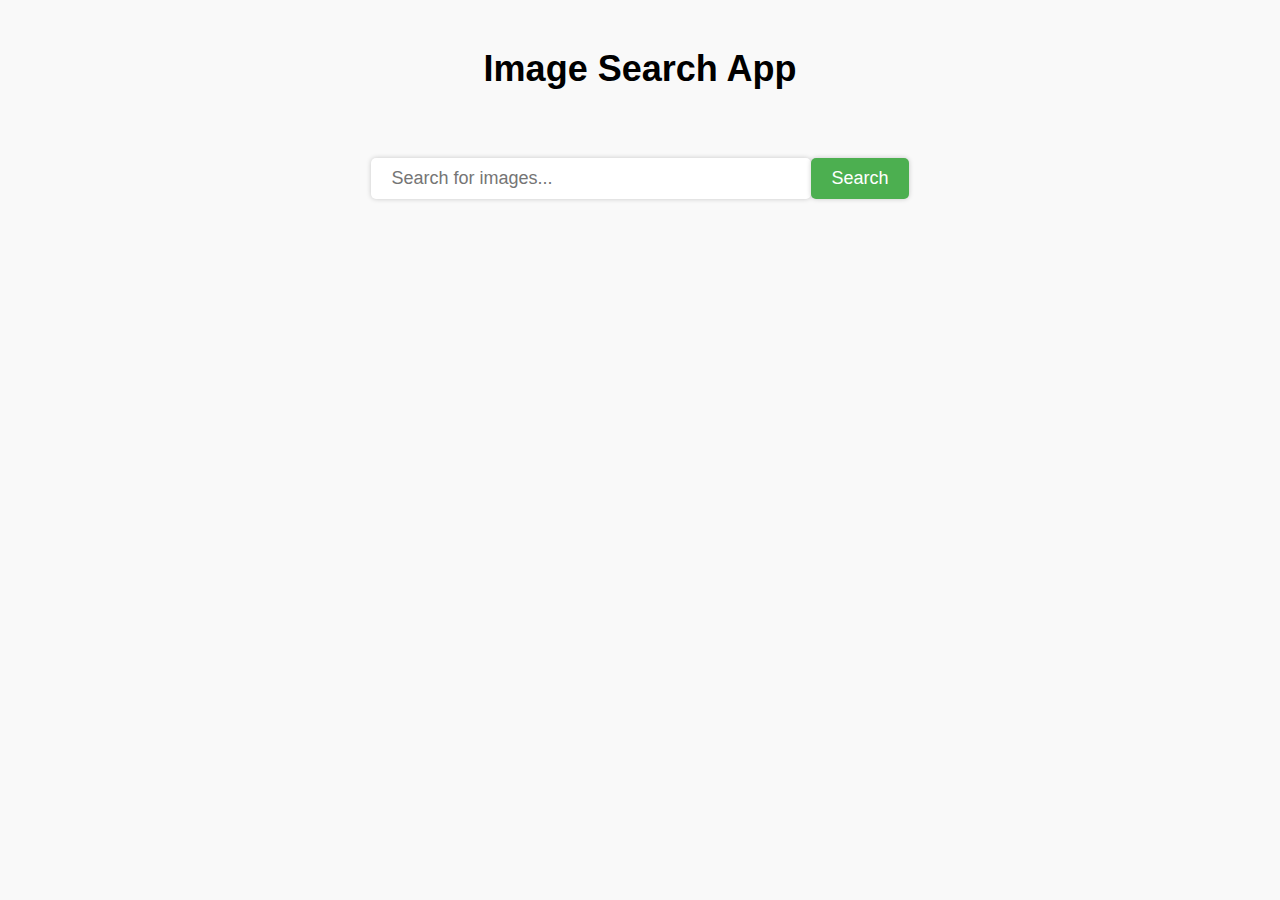
<file: image-search-app/index.html>
<!DOCTYPE html>
<html lang="en">
  <head>
    <meta charset="UTF-8" />
    <meta http-equiv="X-UA-Compatible" content="IE=edge" />
    <meta name="viewport" content="width=device-width, initial-scale=1.0" />
    <title>Image Search App</title>
    <link rel="stylesheet" href="style.css" />
  </head>
  <body>
    <h1>Image Search App</h1>
    <form>
      <input type="text" id="search-input" placeholder="Search for images..." />
      <button id="search-button">Search</button>
    </form>
    <div class="search-results">
      <!-- <div class="search-result">
        <img
          src="https://plus.unsplash.com/premium_photo-1664361480561-3bdcd6eb3b6f?ixlib=rb-4.0.3&ixid=MnwxMjA3fDB8MHxzZWFyY2h8MXx8bmF0dXJlfGVufDB8fDB8fA%3D%3D&auto=format&fit=crop&w=1000&q=60"
          alt="image"
        />
        <a
          href="https://unsplash.com/photos/g-7X6T7vAI4"
          target="_blank"
          rel="noopener noreferrer"
          >an image of a beach</a
        >
      </div>
      <div class="search-result">
        <img
          src="https://plus.unsplash.com/premium_photo-1664361480561-3bdcd6eb3b6f?ixlib=rb-4.0.3&ixid=MnwxMjA3fDB8MHxzZWFyY2h8MXx8bmF0dXJlfGVufDB8fDB8fA%3D%3D&auto=format&fit=crop&w=1000&q=60"
          alt="image"
        />
        <a
          href="https://unsplash.com/photos/g-7X6T7vAI4"
          target="_blank"
          rel="noopener noreferrer"
          >an image of a beach</a
        >
      </div>
      <div class="search-result">
        <img
          src="https://plus.unsplash.com/premium_photo-1664361480561-3bdcd6eb3b6f?ixlib=rb-4.0.3&ixid=MnwxMjA3fDB8MHxzZWFyY2h8MXx8bmF0dXJlfGVufDB8fDB8fA%3D%3D&auto=format&fit=crop&w=1000&q=60"
          alt="image"
        />
        <a
          href="https://unsplash.com/photos/g-7X6T7vAI4"
          target="_blank"
          rel="noopener noreferrer"
          >an image of a beach</a
        >
      </div> -->
    </div>
    <button id="show-more-button">Show more</button>
    <script src="index.js"></script>
  </body>
</html>
</file>
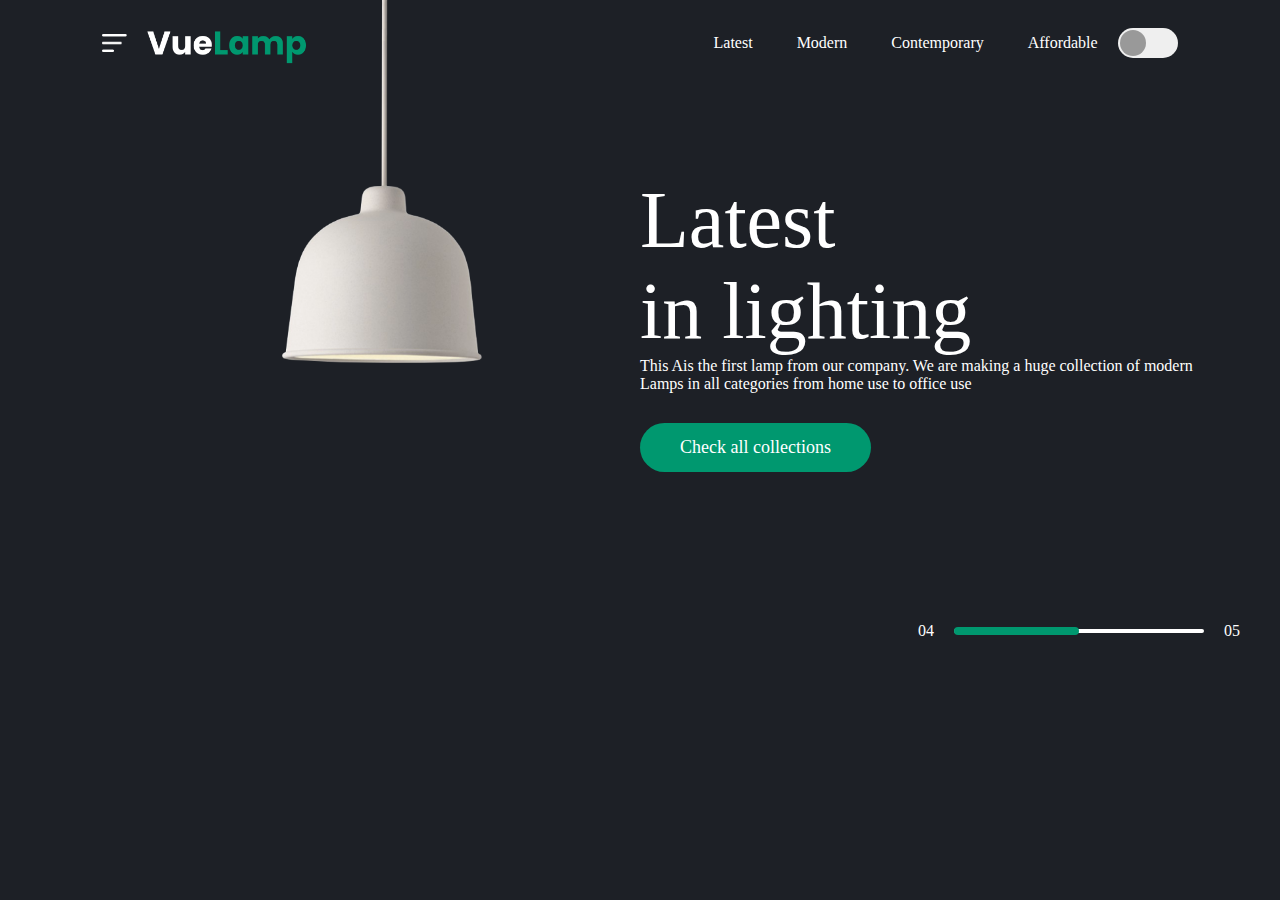
<file: Lamp/index.html>
<!DOCTYPE html>
<html lang="en">
<head>
    <meta charset="UTF-8">
    <meta http-equiv="X-UA-Compatible" content="IE=edge">
    <meta name="viewport" content="width=device-width, initial-scale=1.0">
    <title>Vue Lamp</title>
    <link rel="stylesheet" href="style.css">
</head>
<body>
    <div class="hero">
        <nav>
            <img src="images/menu.png" class="menu-img">
            <img src="images/logo.png" class="logo-img">
            <ul>
                <li><a href="">Latest</a></li>
                <li><a href="">Modern</a></li>
                <li><a href="">Contemporary</a></li>
                <li><a href="">Affordable</a></li>
            </ul>
            <button type="button" onclick="toggleBtn()" id="btn"><span></span></button>
        </nav>
        <div class="lamp-container">
            <img src="images/lamp.png" class="lamp">
            <img src="images/light.png" class="light" id="light">
        </div>
        <div class="text-container">
            <h1>Latest<br> in lighting</h1>
            <p>This Ais the first lamp from our company. We are making a huge collection of modern Lamps in all categories from home use to office use</p>
            <a href="">Check all collections</a>
            <div class="control">
                <p>04</p>
                <div class="line"><span></span></div>
                <p>05</p>
            </div>
        </div>
    </div>

    <script>
        var btn = document.getElementById("btn")
        var light = document.getElementById("light")

        function toggleBtn(){
            btn.classList.toggle("active")
            light.classList.toggle("on")

        }
    </script>
</body>
</html>
</file>
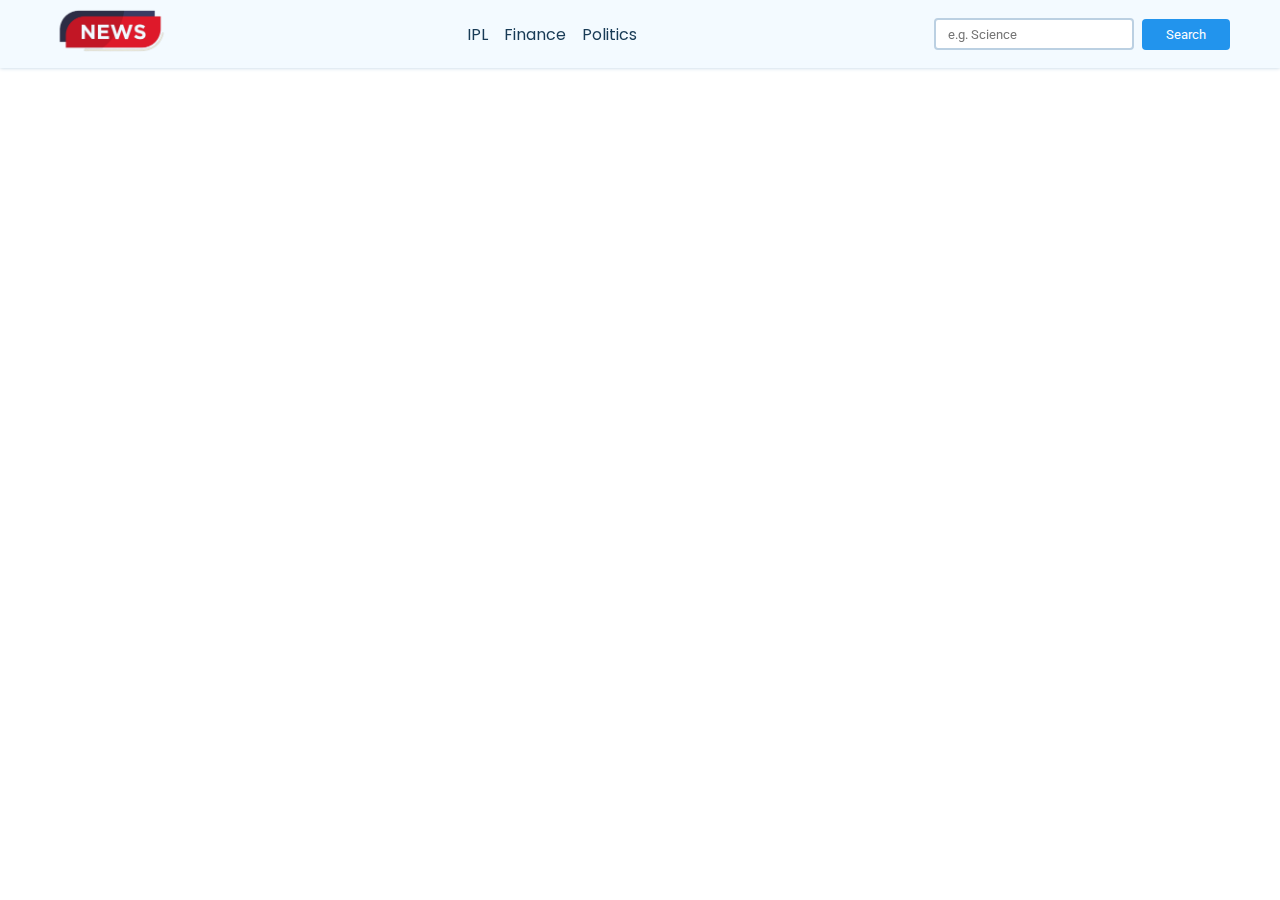
<file: News App/index.html>
<!DOCTYPE html>
<html lang="en">
<head>
    <meta charset="UTF-8">
    <meta http-equiv="X-UA-Compatible" content="IE=edge">
    <meta name="viewport" content="width=device-width, initial-scale=1.0">
    <title>News App</title>
    <link rel="stylesheet" href="style.css">
</head>
<body>

    <nav>
        <div class="main-nav container flex">
            <a href="#" onclick="reload()" class="company-logo">
                <img src="./assets/logoo.png" alt="company logo">
            </a>
            <div class="nav-links">
                <ul class="flex">
                    <li class="hover-link nav-item" id="ipl" onclick="onNavItemClick('ipl')">IPL</li>
                    <li class="hover-link nav-item" id="finance" onclick="onNavItemClick('finance')">Finance</li>
                    <li class="hover-link nav-item" id="politics" onclick="onNavItemClick('politics')">Politics</li>
                </ul>
            </div>
            <div class="search-bar flex">
                <input id="search-text" type="text" class="news-input" placeholder="e.g. Science">
                <button id="search-button" class="search-button">Search</button>
            </div>
        </div>
    </nav>
    

    <main>
        <div class="cards-container container flex" id="cards-container">
            
        </div>
    </main>

    <template id="template-news-card">
        <div class="card">
            <div class="card-header">
                <img src="https://via.placeholder.com/400x200" alt="news-image" id="news-img">
            </div>
            <div class="card-content">
                <h3 id="news-title">This is the Title</h3>
                <h6 class="news-source" id="news-source">End Gadget 26/08/2023</h6>
                <p class="news-desc" id="news-desc">Lorem, ipsum dolor sit amet consectetur adipisicing elit. Recusandae saepe quis voluptatum quisquam vitae doloremque facilis molestias quae ratione cumque!</p>
            </div>
        </div>
    </template>
    
    <script src="script.js"></script>
</body>
</html>
</file>
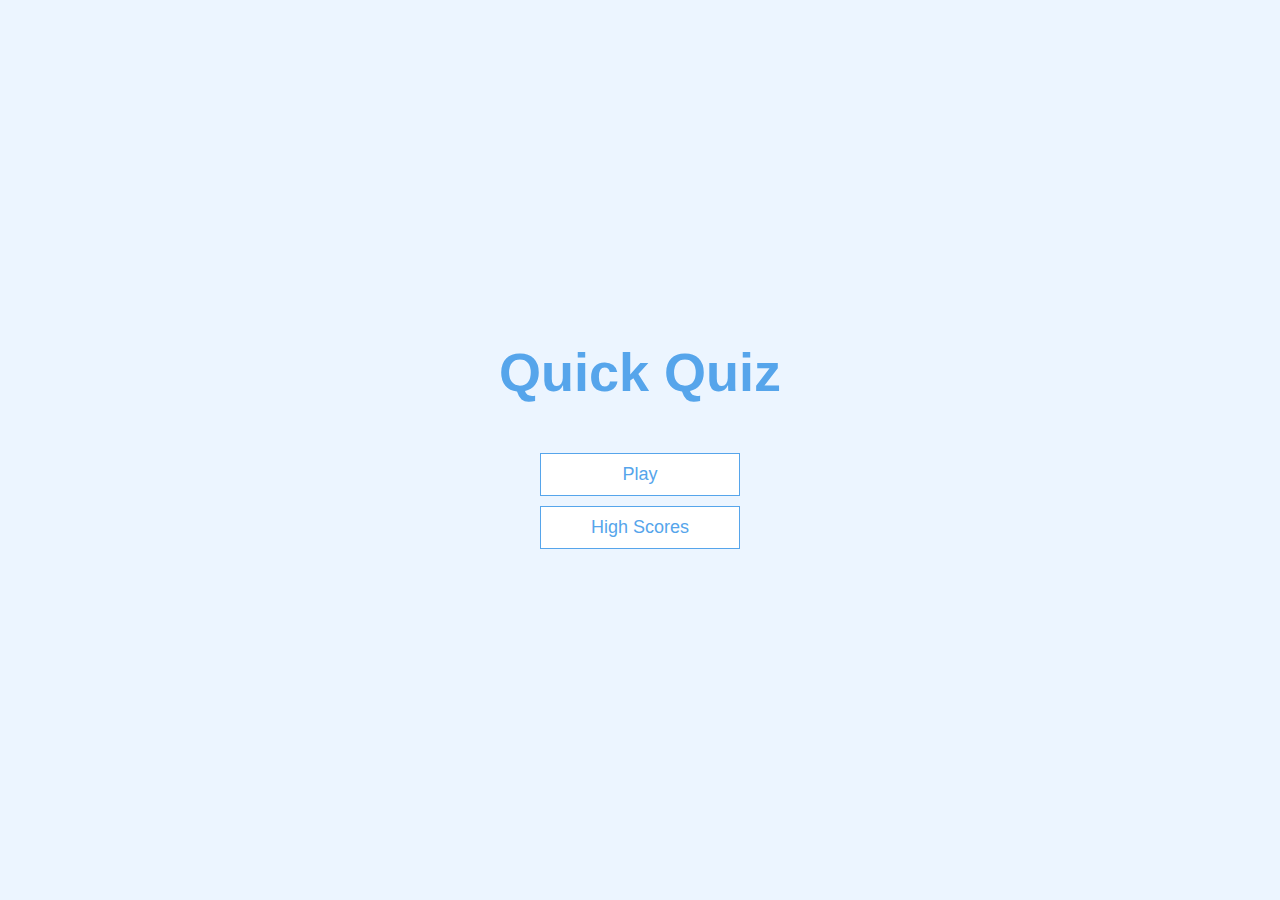
<file: Quiz App/index.html>
<!DOCTYPE html>
<html lang="en">
  <head>
    <meta charset="UTF-8" />
    <meta name="viewport" content="width=device-width, initial-scale=1.0" />
    <meta http-equiv="X-UA-Compatible" content="ie=edge" />
    <title>Quick Quiz</title>
    <link rel="stylesheet" href="app.css" />
  </head>
  <body>
    <div class="container">
      <div id="home" class="flex-center flex-column">
        <h1>Quick Quiz</h1>
        <a class="btn" href="/game.html">Play</a>
        <a class="btn" href="/highscores.html">High Scores</a>
      </div>
    </div>
  </body>
</html>
</file>
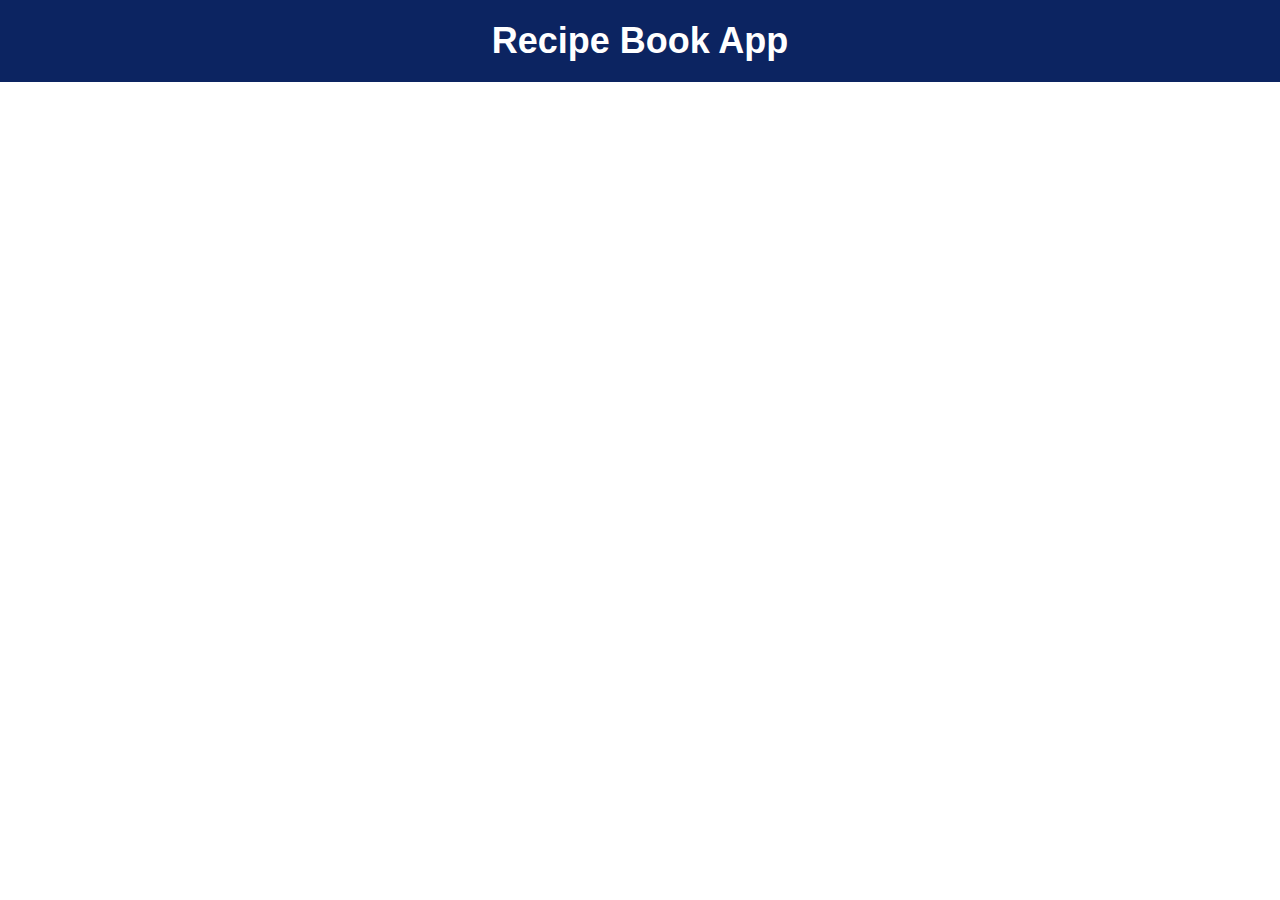
<file: Recipe-book-app/index.html>
<!DOCTYPE html>
<html lang="en">
  <head>
    <meta charset="UTF-8" />
    <meta http-equiv="X-UA-Compatible" content="IE=edge" />
    <meta name="viewport" content="width=device-width, initial-scale=1.0" />
    <title>Document</title>
    <link rel="stylesheet" href="style.css" />
  </head>
  <body>
    <header>
      <h1>Recipe Book App</h1>
    </header>

    <div class="container">
      <ul id="recipe-list" class="recipe-list">
        <!-- <li class="recipe-item">
          <img
            src="https://spoonacular.com/recipeImages/12345-312x231.jpg"
            alt="Recipe 1"
          />
          <h2>Recipe 1</h2>
          <p>
            <strong>Ingredients:</strong> Ingredient 1, Ingredient 2, Ingredient
            3
          </p>
          <a href="#">View Recipe</a>
        </li>
        <li class="recipe-item">
          <img
            src="https://spoonacular.com/recipeImages/12545-312x231.jpg"
            alt="Recipe 2"
          />
          <h2>Recipe 2</h2>
          <p>
            <strong>Ingredients:</strong> Ingredient 1, Ingredient 2, Ingredient
            3
          </p>
          <a href="#">View Recipe</a>
        </li>
        <li class="recipe-item">
          <img
            src="https://spoonacular.com/recipeImages/12445-312x231.jpg"
            alt="Recipe 3"
          />
          <h2>Recipe 3</h2>
          <p>
            <strong>Ingredients:</strong> Ingredient 1, Ingredient 2, Ingredient
            3
          </p>
          <a href="#">View Recipe</a>
        </li> -->
      </ul>
    </div>
    <script src="index.js"></script>
  </body>
</html>
</file>
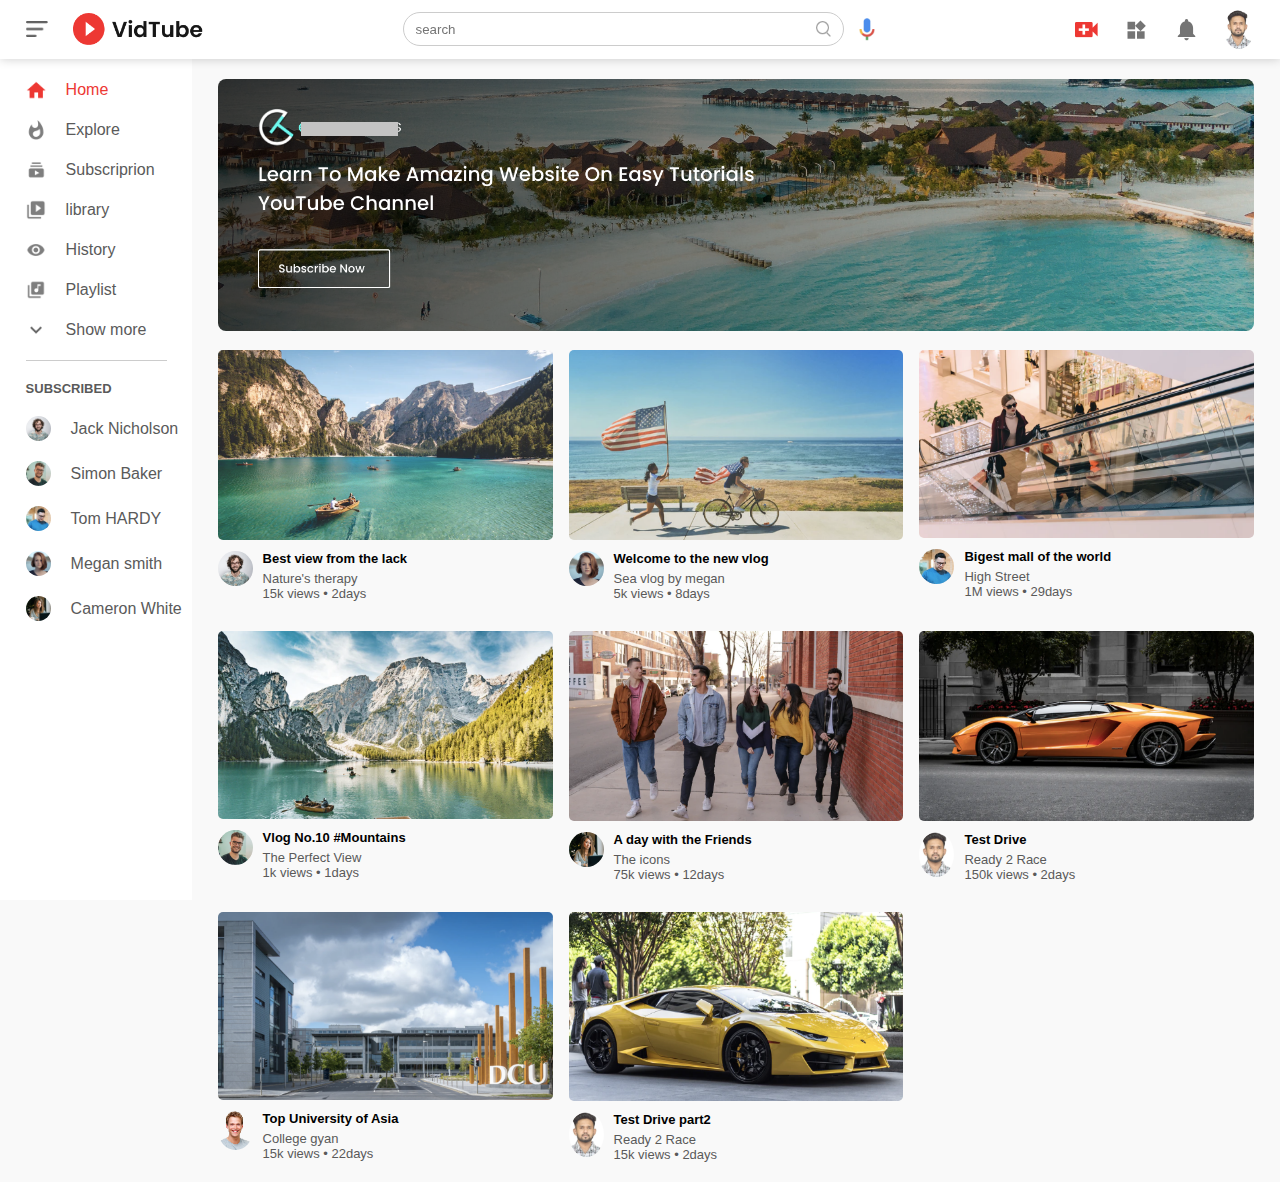
<file: VidTube/index.html>
<!DOCTYPE html>
<html lang="en">
<head>
    <meta charset="UTF-8">
    <meta http-equiv="X-UA-Compatible" content="IE=edge">
    <meta name="viewport" content="width=device-width, initial-scale=1.0">
    <title>VidTube</title>
    <link rel="stylesheet" href="style.css">
</head>
<body>
    <nav class="flex-div"> 
        <div class="nav-left flex-div">
            <img src="images/menu.png" class="menu-icon">
            <img src="images/logo.png" class="logo">
        </div>
        <div class="nav-middle flex-div">
            <div class="search-box flex-div">
                <input type="text" placeholder="search">
                <img src="images/search.png">
            </div>
            <img src="images/voice-search.png" class="mic-icon">
        </div>


        <div class="nav-right flex-div">
            <img src="images/upload.png">
            <img src="images/more.png">
            <img src="images/notification.png">
            <img src="images/1.jpg" class="user-icon">
        </div>
    </nav>
    <!------sidebar--->
    <div class="sidebar">
        <div class="shortcut-links">
            <a href=""><img src="images/home.png"><p>Home</p></a>
            <a href=""><img src="images/explore.png"><p>Explore</p></a>
            <a href=""><img src="images/subscriprion.png"><p>Subscriprion</p></a>
            <a href=""><img src="images/library.png"><p>library</p></a>
            <a href=""><img src="images/history.png"><p>History</p></a>
            <a href=""><img src="images/playlist.png"><p>Playlist</p></a>
            <a href=""><img src="images/show-more.png"><p>Show more</p></a>
            <hr>
        </div>
        <div class="subscribed-list">
            <h3>SUBSCRIBED</h3>
            <a href=""><img src="images/Jack.png"><p>Jack Nicholson</p></a>
            <a href=""><img src="images/simon.png"><p>Simon Baker</p></a>
            <a href=""><img src="images/tom.png"><p>Tom HARDY</p></a>
            <a href=""><img src="images/megan.png"><p>Megan smith</p></a>
            <a href=""><img src="images/cameron.png"><p>Cameron White</p></a>

        </div>
    </div>


<!----------main--------->

<div class="container">
    <div class="banner">
        <img src="images/banner.png">
    </div>
    <div class="list-container">
        <div class="vid-list">
            <a href="play-video.html"><img src="images/thumbnail1.png" class="thumbnail"></a>
            <div class="flex-div">
                <img src="images/Jack.png">
                <div class="vid-info">
                    <a href="play-video.html">Best view from the lack</a>
                    <p>Nature's therapy</p>
                    <p>15k views &bull; 2days</p>
                </div>
            </div>
        </div>
        <div class="vid-list">
            <a href=""><img src="images/thumbnail2.png" class="thumbnail"></a>
            <div class="flex-div">
                <img src="images/megan.png">
                <div class="vid-info">
                    <a href="">Welcome to the new vlog</a>
                    <p>Sea vlog by megan</p>
                    <p>5k views &bull; 8days</p>
                </div>
            </div>
        </div>
        <div class="vid-list">
            <a href=""><img src="images/thumbnail3.png" class="thumbnail"></a>
            <div class="flex-div">
                <img src="images/tom.png">
                <div class="vid-info">
                    <a href="">Bigest mall of the world</a>
                    <p>High Street</p>
                    <p>1M views &bull; 29days</p>
                </div>
            </div>
        </div>
        <div class="vid-list">
            <a href=""><img src="images/thumbnail4.png" class="thumbnail"></a>
            <div class="flex-div">
                <img src="images/simon.png">
                <div class="vid-info">
                    <a href="">Vlog No.10 #Mountains</a>
                    <p>The Perfect View</p>
                    <p>1k views &bull; 1days</p>
                </div>
            </div>
        </div>
        <div class="vid-list">
            <a href=""><img src="images/thumbnail5.png" class="thumbnail"></a>
            <div class="flex-div">
                <img src="images/cameron.png">
                <div class="vid-info">
                    <a href="">A day with the Friends</a>
                    <p>The icons</p>
                    <p>75k views &bull; 12days</p>
                </div>
            </div>
        </div>
        <div class="vid-list">
            <a href=""><img src="images/thumbnail6.png" class="thumbnail"></a>
            <div class="flex-div">
                <img src="images/1.jpg">
                <div class="vid-info">
                    <a href="">Test Drive</a>
                    <p>Ready 2 Race</p>
                    <p>150k views &bull; 2days</p>
                </div>
            </div>
        </div>
        <div class="vid-list">
            <a href=""><img src="images/thumbnail7.png" class="thumbnail"></a>
            <div class="flex-div">
                <img src="images/smith.png">
                <div class="vid-info">
                    <a href="">Top University of Asia</a>
                    <p>College gyan</p>
                    <p>15k views &bull; 22days</p>
                </div>
            </div>
        </div>
        <div class="vid-list">
            <a href=""><img src="images/thumbnail8.png" class="thumbnail"></a>
            <div class="flex-div">
                <img src="images/1.jpg">
                <div class="vid-info">
                    <a href="">Test Drive part2</a>
                    <p>Ready 2 Race</p>
                    <p>15k views &bull; 2days</p>
                </div>
            </div>
        </div>

    </div>
</div>


    <script src="script.js"></script>


</body>
</html>
</file>
<file: image-search-app/style.css>
body {
    background-color: #f9f9f9;
    font-family: Arial, Helvetica, sans-serif;
    line-height: 1.6;
    margin: 0;
  }
  
  h1 {
    font-size: 36px;
    font-weight: bold;
    text-align: center;
    margin-top: 40px;
    margin-bottom: 60px;
  }
  
  form {
    display: flex;
    justify-content: center;
    align-items: center;
    margin-bottom: 60px;
  }
  
  #search-input {
    width: 60%;
    max-width: 400px;
    padding: 10px 20px;
    border: none;
    box-shadow: 0 0 5px rgba(0, 0, 0, 0.2);
    border-radius: 5px;
    font-size: 18px;
    color: #333;
  }
  
  #search-button {
    padding: 10px 20px;
    background-color: #4caf50;
    color: white;
    border: none;
    font-size: 18px;
    box-shadow: 0 0 5px rgba(0, 0, 0, 0.2);
    cursor: pointer;
    border-radius: 5px;
    transition: background-color 0.2s ease-in-out;
  }
  
  #search-button:hover {
    background-color: #3e8e41;
  }
  
  .search-results {
    display: flex;
    flex-wrap: wrap;
    justify-content: space-between;
    max-width: 1200px;
    margin: 0 auto;
    padding: 20px;
  }
  
  .search-result {
    margin-bottom: 60px;
    width: 30%;
    border-radius: 5px;
    box-shadow: 0 0 5px rgba(0, 0, 0, 0.2);
    overflow: hidden;
  }
  
  .search-result:hover img {
    transform: scale(1.05);
  }
  
  .search-result img {
    width: 100%;
    height: 200px;
    object-fit: cover;
    transition: transform 0.3s ease-in-out;
  }
  .search-result a {
    padding: 10px;
    display: block;
    color: #333;
    text-decoration: none;
    transition: background-color 0.3s ease-in-out;
  }
  
  .search-result:hover a {
    background-color: rgba(0, 0, 0, 0.1);
  }
  
  #show-more-button {
    background-color: #008cba;
    border: none;
    color: white;
    padding: 10px 20px;
    display: block;
    margin: 20px auto;
    text-align: center;
    border-radius: 5px;
    cursor: pointer;
    transition: background-color 0.3s ease-in-out;
    display: none;
  }
  
  #show-more-button:hover {
    background-color: #0077b5;
  }
  
  @media screen and (max-width: 768px) {
    .search-result {
      width: 45%;
    }
  }
  @media screen and (max-width: 480px) {
    .search-result {
      width: 100%;
    }
  
    form {
      flex-direction: column;
    }
  
    #search-input {
      margin-bottom: 20px;
      width: 85%;
    }
  }
</file>
<file: Lamp/style.css>
*{
    margin: 0;
    padding: 0;
    font-family: 'Times New Roman', Times, serif;
    box-sizing: border-box;
}

.hero{
    background: #1d2026;
    min-height: 100vh;
    width: 100%;
    color: #fff;
    position: relative;
}

nav{
    display: flex;
    align-items: center;
    padding: 20px 8%;
}

nav .menu-img{
    width: 25px;
    margin-right: 20px;
    cursor: pointer;
}
nav .logo-img{
    width: 160px;
    cursor: pointer;
}
nav ul{
    flex: 1;
    text-align: right;
}

nav ul li{
    display: inline-block;
    list-style: none;
    margin: 0 20px;
}
nav ul li a{
    text-decoration: none;
    color: #fff;
}
button{
    background: #efefef;
    height: 30px;
    width: 60px;
    border-radius: 20px;
    cursor: pointer;
    border: 0;
    outline: 0;
    transition: background 0.5s;
}
button span{
    display: block;
    background: #999;
    height: 26px;
    width: 26px;
    border-radius: 50%;
    margin-left: 2px;
    transition: background 0.5s, margin-left 0.5s;
}

.lamp-container{
    position: absolute;
    top: -20px;
    left: 22%;
    width: 200px;

}
.lamp{
    width: 100%;
}
.light{
    position: absolute;
    top: 97%;
    left: 50%;
    transform: translateX(-50%);
    width: 700px;
    margin-left: -10px;
    opacity: 0;
    transition: opacity 0.5s;
}
.text-container{
    max-width: 600px;
    margin-top: 7%;
    margin-left: 50%;
}
.text-container h1{
    font-size: 80px;
    font-weight: 400;
}
.text-container a{
    text-decoration: none;
    background: #00986f;
    padding: 14px 40px; 
    display: inline-block;
    color: #fff;
    font-size: 18px;
    margin-top: 30px;
    border-radius: 30px;
}

.control{
    display: flex;
    align-items: center;
    justify-content: flex-end;
    margin-top: 150px;
}

.control .line{
    width: 250px;
    height: 4px;
    background: #fff;
    margin: 0 20px;
    border-radius: 2px;
}
.control .line span{
    width: 50%;
    height: 8px;
    margin-top: -2px;
    border-radius: 4px;
    background: #00986f;
    display: block;
}

.active{
    background: green;
}
.active span{
    background: #fff;
    margin-left: 31px;
}
.on{
    opacity: 1;
}
</file>
<file: News App/style.css>
@import url("https://fonts.googleapis.com/css2?family=Poppins:wght@500&family=Roboto:wght@500&display=swap");

* {
    padding: 0;
    margin: 0;
    box-sizing: border-box;
}

:root {
    --primary-text-color: #183b56;
    --secondary-text-color: #577592;
    --accent-color: #2294ed;
    --accent-color-dark: #1d69a3;
}

body {
    font-family: "Poppins", sans-serif;
    color: var(--primary-text-color);
}

p {
    font-family: "Roboto", sans-serif;
    color: var(--secondary-text-color);
    line-height: 1.4rem;
}

a {
    text-decoration: none;
}

ul {
    list-style: none;
}

.flex {
    display: flex;
    align-items: center;
}

.container {
    max-width: 1180px;
    margin-inline: auto;
    overflow: hidden;
}

nav {
    background-color: #f3faff;
    box-shadow: 0 0 4px #bbd0e2;
    position: fixed;
    top: 0;
    z-index: 99;
    left: 0;
    right: 0;
}

.main-nav {
    justify-content: space-between;
    padding-block: 8px;
}

.company-logo img {
    width: 120px;
}

.nav-links ul {
    gap: 16px;
}

.hover-link {
    cursor: pointer;
}

.hover-link:hover {
    color: var(--secondary-text-color);
}

.hover-link:active {
    color: red;
}

.nav-item.active {
    color: var(--accent-color);
}

.search-bar {
    height: 32px;
    gap: 8px;
}

.news-input {
    width: 200px;
    height: 100%;
    padding-inline: 12px;
    border-radius: 4px;
    border: 2px solid #bbd0e2;
    font-family: "Roboto", sans-serif;
}

.search-button {
    background-color: var(--accent-color);
    color: white;
    padding: 8px 24px;
    border: none;
    border-radius: 4px;
    cursor: pointer;
    font-family: "Roboto", sans-serif;
}

.search-button:hover {
    background-color: var(--accent-color-dark);
}

main {
    padding-block: 20px;
    margin-top: 80px;
}

.cards-container {
    justify-content: space-between;
    flex-wrap: wrap;
    row-gap: 20px;
    align-items: start;
}

.card {
    width: 360px;
    min-height: 400px;
    box-shadow: 0 0 4px #d4ecff;
    border-radius: 4px;
    cursor: pointer;
    background-color: #fff;
    overflow: hidden;
    transition: all 0.3s ease;
}

.card:hover {
    box-shadow: 1px 1px 8px #d4ecff;
    background-color: #f9fdff;
    transform: translateY(-2px);
}

.card-header img {
    width: 100%;
    height: 180px;
    object-fit: cover;
}

.card-content {
    padding: 12px;
}

.news-source {
    margin-block: 12px;
}
</file>
<file: Quiz App/app.css>
:root {
    background-color: #ecf5ff;
    font-size: 62.5%;
  }
  
  * {
    box-sizing: border-box;
    font-family: Arial, Helvetica, sans-serif;
    margin: 0;
    padding: 0;
    color: #333;
  }
  
  h1,
  h2,
  h3,
  h4 {
    margin-bottom: 1rem;
  }
  
  h1 {
    font-size: 5.4rem;
    color: #56a5eb;
    margin-bottom: 5rem;
  }
  
  h1 > span {
    font-size: 2.4rem;
    font-weight: 500;
  }
  
  h2 {
    font-size: 4.2rem;
    margin-bottom: 4rem;
    font-weight: 700;
  }
  
  h3 {
    font-size: 2.8rem;
    font-weight: 500;
  }
  
  /* UTILITIES */
  
  .container {
    width: 100vw;
    height: 100vh;
    display: flex;
    justify-content: center;
    align-items: center;
    max-width: 80rem;
    margin: 0 auto;
    padding: 2rem;
  }
  
  .container > * {
    width: 100%;
  }
  
  .flex-column {
    display: flex;
    flex-direction: column;
  }
  
  .flex-center {
    justify-content: center;
    align-items: center;
  }
  
  .justify-center {
    justify-content: center;
  }
  
  .text-center {
    text-align: center;
  }
  
  .hidden {
    display: none;
  }
  
  /* BUTTONS */
  .btn {
    font-size: 1.8rem;
    padding: 1rem 0;
    width: 20rem;
    text-align: center;
    border: 0.1rem solid #56a5eb;
    margin-bottom: 1rem;
    text-decoration: none;
    color: #56a5eb;
    background-color: white;
  }
  
  .btn:hover {
    cursor: pointer;
    box-shadow: 0 0.4rem 1.4rem 0 rgba(86, 185, 235, 0.5);
    transform: translateY(-0.1rem);
    transition: transform 150ms;
  }
  
  .btn[disabled]:hover {
    cursor: not-allowed;
    box-shadow: none;
    transform: none;
  }
  
  /* FORMS */
  form {
    width: 100%;
    display: flex;
    flex-direction: column;
    align-items: center;
  }
  
  input {
    margin-bottom: 1rem;
    width: 20rem;
    padding: 1.5rem;
    font-size: 1.8rem;
    border: none;
    box-shadow: 0 0.1rem 1.4rem 0 rgba(86, 185, 235, 0.5);
  }
  
  input::placeholder {
    color: #aaa;
  }
</file>
<file: Recipe-book-app/style.css>
body {
    margin: 0;
    padding: 0;
    font-family: Arial, sans-serif;
  }
  
  header {
    background: #0c2461;
    color: #fff;
    padding: 20px;
    text-align: center;
  }
  
  h1 {
    margin: 0;
    font-size: 36px;
  }
  
  .container {
    margin: 0 auto;
    max-width: 1200px;
    padding: 20px;
  }
  
  .recipe-list {
    list-style: none;
    margin: 0;
    padding: 0;
  }
  
  .recipe-item {
    display: flex;
    align-items: center;
    justify-content: space-between;
    margin-bottom: 20px;
    box-shadow: 0 2px 5px rgba(0, 0, 0, 0.2);
    border-radius: 5px;
    overflow: hidden;
  }
  
  .recipe-item img {
    width: 150px;
    height: 150px;
    object-fit: cover;
  }
  
  .recipe-item h2 {
    margin: 0;
    font-size: 20px;
    padding: 10px;
    min-width: 200px;
  }
  
  .recipe-item p {
    margin: 0;
    padding: 10px;
    color: #777;
  }
  
  .recipe-item a {
    background: #0c2461;
    color: #fff;
    min-width: 150px;
    padding: 10px;
    text-decoration: none;
    text-transform: uppercase;
    font-size: 14px;
    transition: background 0.3s ease;
  }
  
  .recipe-item a:hover {
    background: #1e3799;
  }
  
  @media screen and (max-width: 768px) {
    .container {
      max-width: 90%;
    }
    .recipe-item {
      flex-direction: column;
    }
  
    .recipe-item img {
      width: 100%;
      height: auto;
      margin-bottom: 10px;
    }
  
    .recipe-item h2 {
      font-size: 20px;
      padding: 0;
      margin-bottom: 10px;
    }
  
    .recipe-item p {
      font-size: 14px;
      margin-bottom: 10px;
    }
  
    .recipe-item a {
      width: 100%;
      text-align: center;
    }
  }
</file>
<file: VidTube/style.css>
*{
    margin: 0;
    padding: 0;
    font-family: 'popins', sans-serif;
    box-sizing: border-box;
}
a{
    text-decoration: none;
    color: #5a5a5a;
}

img{
    cursor: pointer;
}
.flex-div{
    display: flex;
    align-items: center;
}

nav{
    padding: 10px 2%;
    justify-content: space-between;
    box-shadow: 0 0 10px rgba(0, 0, 0, 0.2);
    background: #fff;
    position: sticky;
    top: 0;
    z-index: 10;
}

.nav-right img{
    width: 25px;
    margin-right: 25px;
}
.nav-right .user-icon{
    width: 30px;
    border-radius: 50%;
    margin-right: 0;
}
.nav-left .menu-icon{
    width: 22px;
    margin-right: 25px;
}

.nav-left .logo{
    width: 130px;
}

.nav-middle .mic-icon{
    width: 16px;
}
.nav-middle .search-box{
    border: 1px solid #ccc;
    margin-right: 15px;
    padding: 8px 12px;
    border-radius: 25px;
}
.nav-middle .search-box input{
    width: 400px;
    border: 0;
    outline: 0;
    background: transparent;
}
.nav-middle .search-box img{
    width: 15px;
}

/*-----------sidebar---------*/

.sidebar{
    background: #fff;
    width: 15%;
    height: 100vh;
    position: fixed;
    top: 0;
    padding-left: 2%;
    padding-top: 80px;
}

.shortcut-links a img{
    width: 20px;
    margin-right: 20px;
}

.shortcut-links a{
    display: flex;
    align-items: center;
    margin-bottom: 20px;
    width: fit-content;
    flex-wrap: wrap;
}

.shortcut-links a:first-child{
    color: #ed3833;
}

.sidebar hr{
    border: 0;
    height: 1px;
    background: #ccc;
    width: 85%;
}

.subscribed-list h3{
    font-size: 13px;
    margin: 20px 0;
    color: #5a5a5a;
}
.subscribed-list a{
    display: flex;
    align-items: center;
    margin-bottom: 20px;
    width: fit-content;
    flex-wrap: wrap;
}

.subscribed-list a img{
    width: 25px;
    border-radius: 50%;
    margin-right: 20px;
}

.small-sidebar{
    width: 5%;
}

.small-sidebar a p{
    display: none;
}

.small-sidebar h3{
    display: none;
}

.small-sidebar hr{
    width: 50%;
    margin-bottom: 25px;
}

/*-----main-----*/

.container{
    background: #f9f9f9;
    padding-left: 17%;
    padding-right: 2%;
    padding-top: 20px;
    padding-bottom: 20px;
}
.large-conatiner{
    padding-left: 7%;
} 
.banner{
    width: 100%;
}
.banner img{
    width: 100%;
    border-radius: 8px;
}

.list-container{
    display: grid;
    grid-template-columns: repeat(auto-fit, minmax(250px, 1fr));
    grid-column-gap: 16px;
    grid-row-gap: 30px;
    margin-top: 15px;
}

.vid-list .thumbnail{
    width: 100%;
    border-radius: 5px;
} 

.vid-list .flex-div{
    align-items: flex-start;
    margin-top: 7px;
}

.vid-list .flex-div img{
    width: 35px;
    margin-right: 10px;
    border-radius: 50%;
}

.vid-info{
    color: #5a5a5a;
    font-size: 13px;
}

.vid-info a{
    color: #000;
    font-weight: 600;
    display: block;
    margin-bottom: 5px;
}

@media (max-width: 900px){
    .menu-icon{
        display: none;
    }
    .sidebar{
        display: none;
    }
    .container, .large-conatiner {
        padding-left: 5%;
        padding-right: 5%;
    }
    .nav-right img{
        display: none;
    }
    .nav-right .user-icon{
        display: block;
        width: 30px;
    }
    .nav-middle .search-box input{
        width: 100px;
    }
    .nav-middle .mic-icon{
        display: none;
    }
    .logo{
        width: 90px;
    }
}

/*---------playvideo----------*/

.play-container{
    padding-left: 2%;
}

.row{
    display: flex;
    justify-content: space-between;
    flex-wrap: wrap;
}

.play-video{
     flex-basis: 69%;
}

.right-sidebar{
    flex-basis: 30%;
}

.play-video video{
    width: 100%;
}

.side-video-list{
    display: flex;
    justify-content: space-between;
    margin-bottom: 8px;
}

.side-video-list img{
    width: 100%;
}
.side-video-list .small-thumbnail{
    flex-basis: 49%;
}
.side-video-list .vid-info{
    flex-basis: 49%;
}

.play-video .tags a{
    color: #0000ff;
    font-size: 13px;
}

.plays-video h3{
    font-weight: 600;
    font-size: 22px;
}

.play-video .play-video-info{
    display: flex;
    align-items: center;
    justify-content: space-between;
    flex-wrap: wrap;
    margin-top: 10px;
    font-size: 14px;
    color: #5a5a5a;
}

.play-video .play-video-info a img{
    width: 20px;
    margin-right: 8px;
}
.play-video .play-video-info a{
    display: inline-flex;
    align-items: center;
    margin-left: 15px;
}

.play-video hr{
    border: 0;
    height: 1px;
    background: #ccc;
    margin: 10px 0;
}

.publisher{
    display: flex;
    align-items: center;
    margin-top: 20px;
}
.publisher div{
    flex: 1;
    line-height: 18px;
}

.publisher img{
    width: 40px;
    border-radius: 50%;
    margin-right: 15px;
}

.publisher div p{
    color: #000;
    font-weight: 600;
    font-size: 18px;
}

.publisher div span{
    font-size: 13px;
    color: #5a5a5a;
}

.publisher button{
    background: #ed3833;
    color: #fff;
    padding: 8px 30px;
    border: 0;
    outline: 0;
    border-radius: 4px;
    cursor: pointer;
}
.vid-description{
    padding-left: 55px;
    margin: 15px 0;
}
.vid-description p{
    font-size: 14px;
    margin-bottom: 5px;
    color: #5a5a5a;
}

.vid-description h4{
    font-size: 14px;
    color: #5a5a5a;
    margin-top: 15px;
}

.add-comment{
    display: flex;
    align-items: center;
    margin: 30px 0;
}

.add-comment img{
    width: 35px;
    border-radius: 50%;
    margin-right: 15px;
}

.add-comment input{
    border: 0;
    outline: 0;
    border-bottom: 1px solid #ccc;
    width: 100%;
    padding-top: 10px;
    background: transparent;
}

.old-comment{
    display: flex;
    align-items: center;
    margin: 20px 0;
}

.old-comment img{
    width: 35px;
    border-radius: 50%;
    margin-right: 15px;
}

.old-comment h3{
    font-size: 14px;
    margin-bottom: 2px;
}

.old-comment h3 span{
    font-size: 12px;
    color: #5a5a5a;
    font-weight: 500;
    margin-left: 8px;
}

.old-comment .acomment-action{
    display: flex;
    align-items: center;
    margin: 8px 0;
    font-size: 14px;
}

.old-comment .acomment-action img{
    border-radius: 0;
    width: 20px;
    margin-right: 5px;
}

.old-comment .acomment-action span{
    margin-right: 20px;
    color: #5a5a5a;
}
.old-comment .acomment-action a{
    color: #0000ff;
}

@media(max-width:900px){
    .play-video{
        flex-basis: 100%;
    }
    .right-sidebar{
        flex-basis: 100%;
    }
    .play-container{
        padding-left: 5%;
    }
    .vid-description{
        padding-left: 0;
    }
    .play-video .play-video-info a{
        margin-left: 0;
        margin-right: 15px;
        margin-top: 15px;
    }
}
</file>
